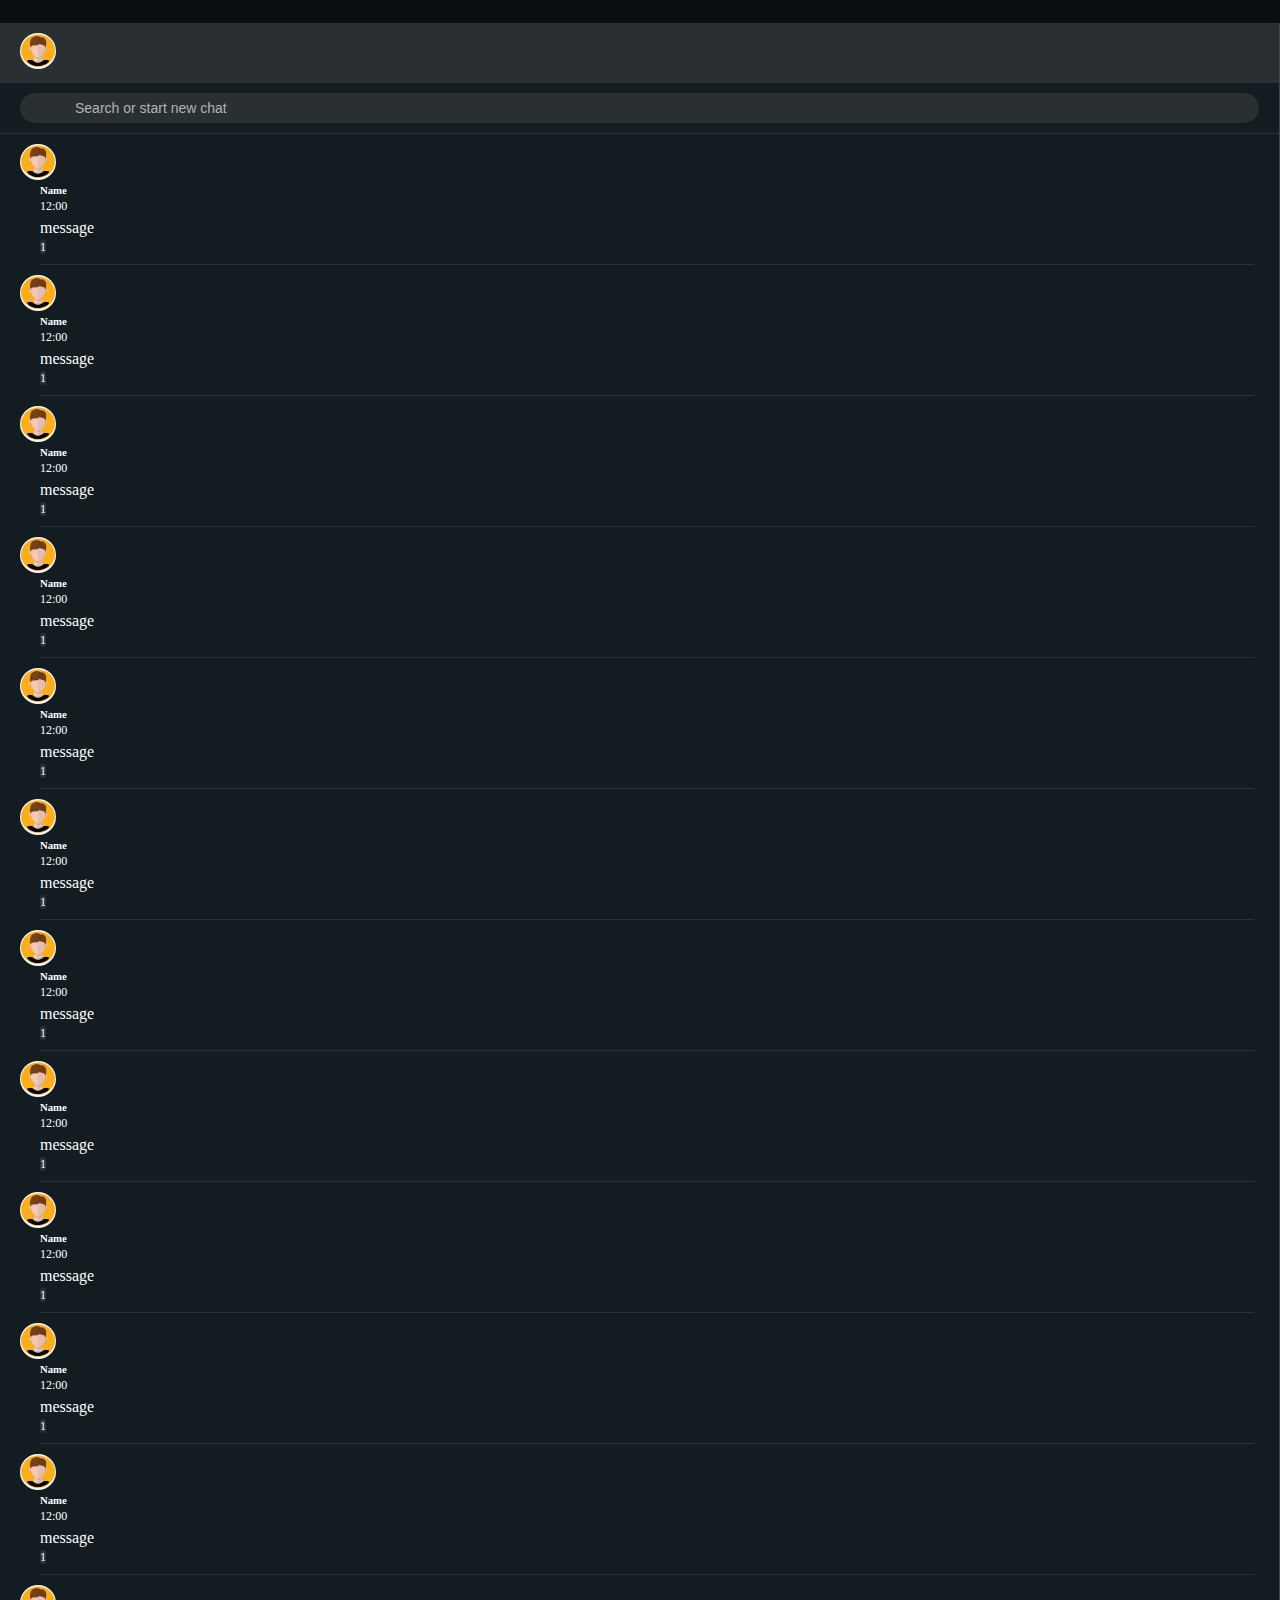
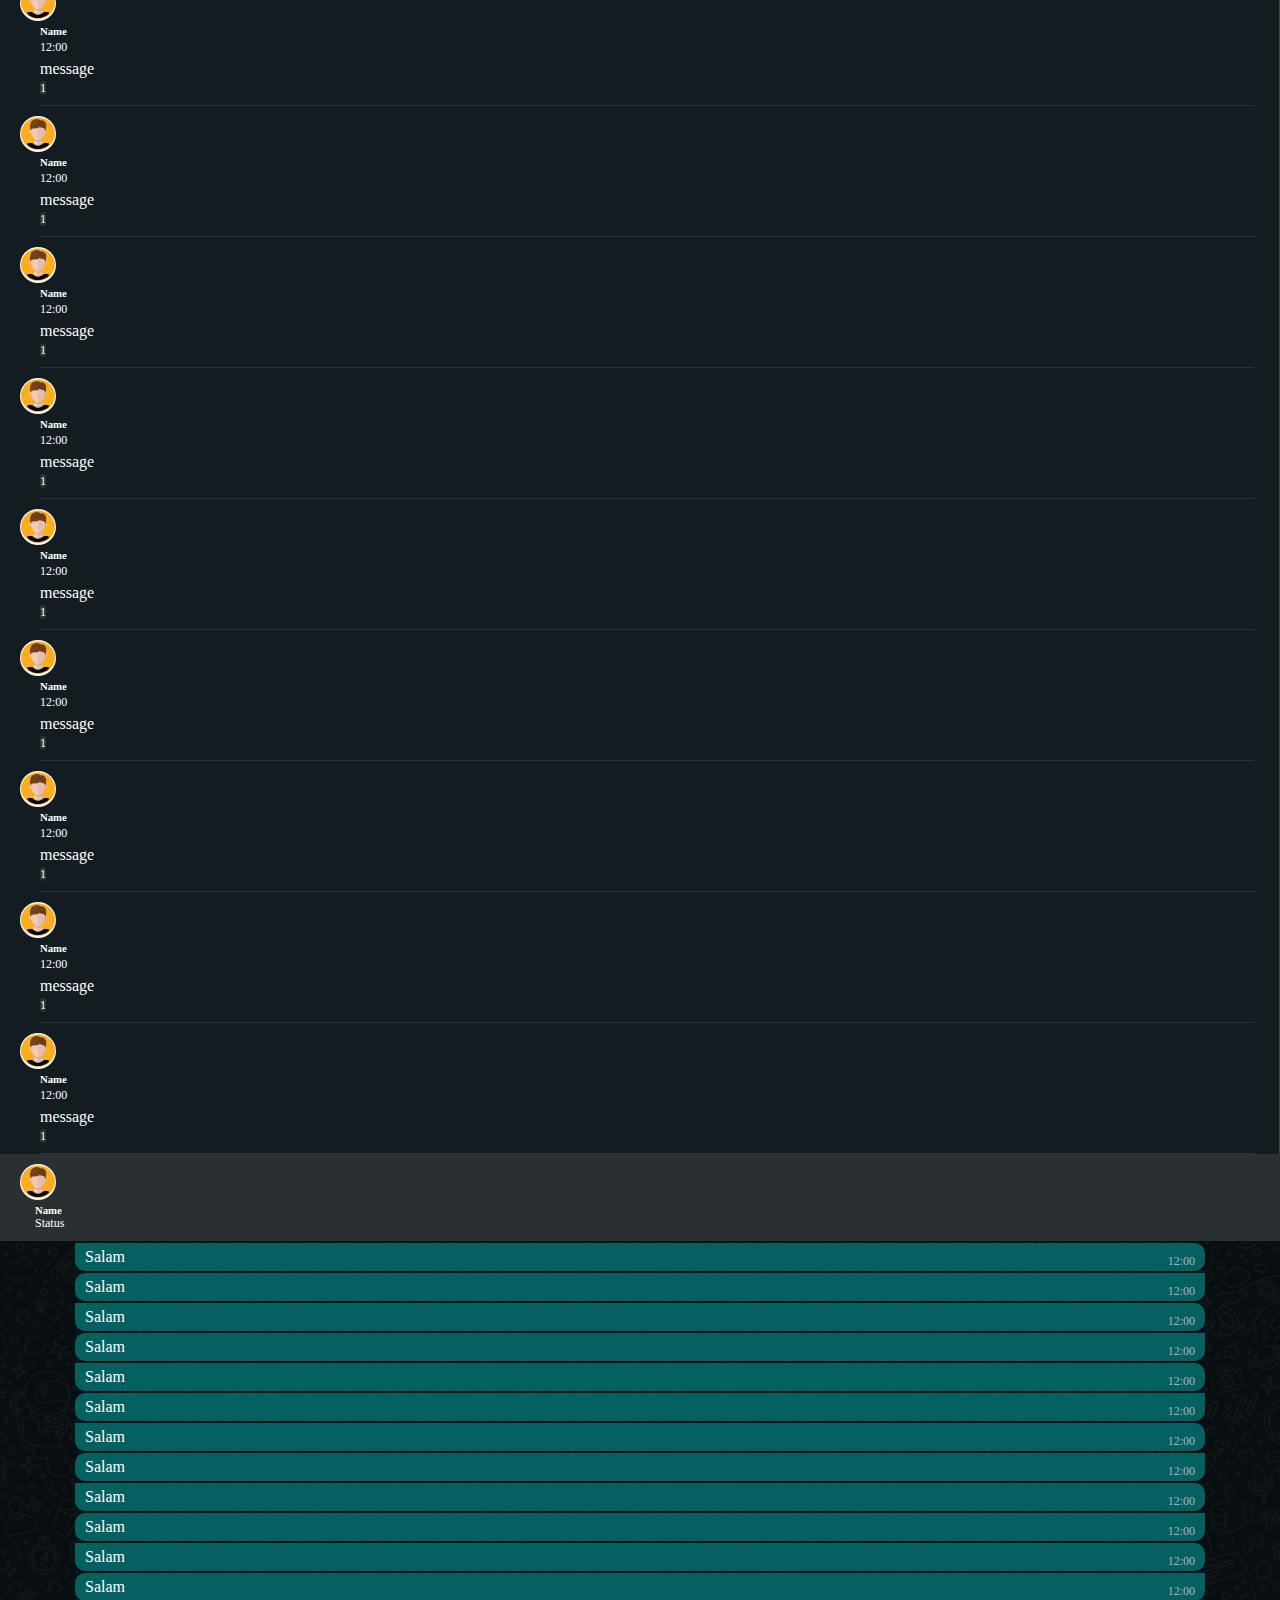
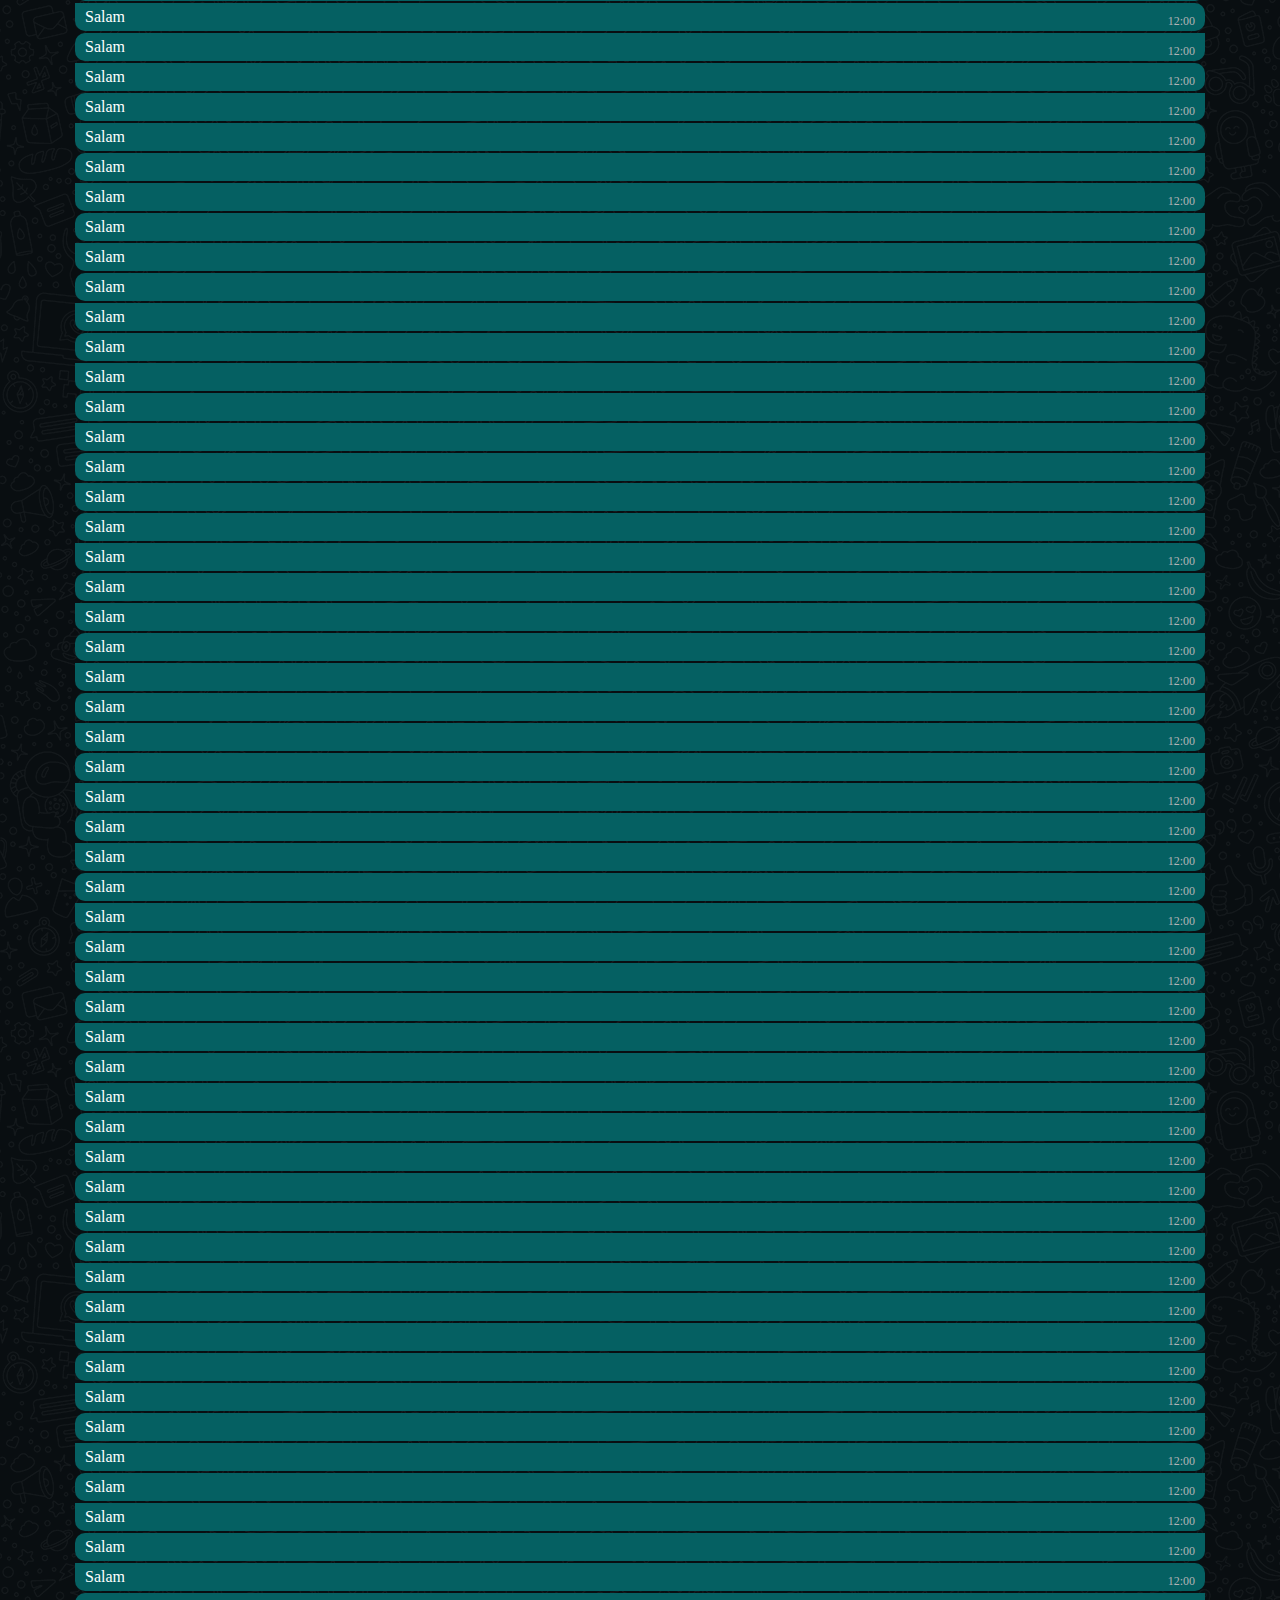
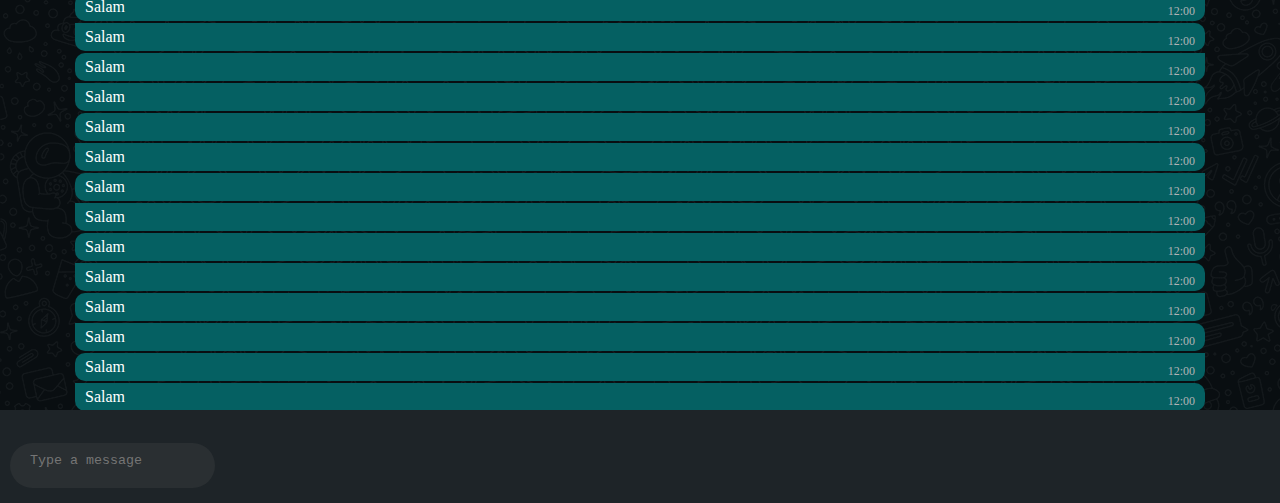
<file: index.html>
<!DOCTYPE html>
<html lang="en">
  <head>
    <meta charset="UTF-8" />
    <meta http-equiv="X-UA-Compatible" content="IE=edge" />
    <meta name="viewport" content="width=device-width, initial-scale=1.0" />

    <!-- Bootstrap Cdn -->
    <link
      href="https://cdn.jsdelivr.net/npm/bootstrap@5.1.3/dist/css/bootstrap.min.css"
      rel="stylesheet"
      integrity="sha384-1BmE4kWBq78iYhFldvKuhfTAU6auU8tT94WrHftjDbrCEXSU1oBoqyl2QvZ6jIW3"
      crossorigin="anonymous"
    />

    <!-- Font Awasome Cdn -->
    <link
      rel="stylesheet"
      href="https://pro.fontawesome.com/releases/v5.10.0/css/all.css"
      integrity="sha384-AYmEC3Yw5cVb3ZcuHtOA93w35dYTsvhLPVnYs9eStHfGJvOvKxVfELGroGkvsg+p"
      crossorigin="anonymous"
    />

    <link rel="stylesheet" href="/css/style.css" />
    <title>Document</title>
  </head>
  <body>
    <div id="MyContainer" class="row">
      <div class="col-4" id="menu">
        <div class="chat-header">
          <div class="d-flex justify-content-between align-items-center">
            <div class="profile-img">
              <img src="/img/profile.png" alt="#" />
            </div>
            <ul id="header-menu" class="d-flex">
              <li>
                <a href="#"><i class="fas fa-circle-notch"></i></a>
              </li>
              <li>
                <a href="#"><i class="fas fa-comment-alt"></i></a>
              </li>
              <li>
                <a href="#"><i class="fas fa-ellipsis-v"></i></a>
              </li>
            </ul>
          </div>
        </div>
        <div id="search-section">
          <div id="search-wrapper">
            <input type="text" placeholder="Search or start new chat" />
            <i class="fas fa-search"></i>
          </div>
        </div>
        <ul id="chat-list">
          <li class="d-flex w-100">
            <div class="profile-img">
              <img src="/img/profile.png" alt="" />
            </div>
            <div class="list-message">
              <div class="message-head d-flex justify-content-between">
                <h6>Name</h6>
                <span>12:00</span>
              </div>
              <div class="message-content d-flex justify-content-between">
                <p>message</p>
                <span>1</span>
              </div>
            </div>
          </li>
          <li class="d-flex w-100">
            <div class="profile-img">
              <img src="/img/profile.png" alt="" />
            </div>
            <div class="list-message">
              <div class="message-head d-flex justify-content-between">
                <h6>Name</h6>
                <span>12:00</span>
              </div>
              <div class="message-content d-flex justify-content-between">
                <p>message</p>
                <span>1</span>
              </div>
            </div>
          </li>
          <li class="d-flex w-100">
            <div class="profile-img">
              <img src="/img/profile.png" alt="" />
            </div>
            <div class="list-message">
              <div class="message-head d-flex justify-content-between">
                <h6>Name</h6>
                <span>12:00</span>
              </div>
              <div class="message-content d-flex justify-content-between">
                <p>message</p>
                <span>1</span>
              </div>
            </div>
          </li>
          <li class="d-flex w-100">
            <div class="profile-img">
              <img src="/img/profile.png" alt="" />
            </div>
            <div class="list-message">
              <div class="message-head d-flex justify-content-between">
                <h6>Name</h6>
                <span>12:00</span>
              </div>
              <div class="message-content d-flex justify-content-between">
                <p>message</p>
                <span>1</span>
              </div>
            </div>
          </li>
          <li class="d-flex w-100">
            <div class="profile-img">
              <img src="/img/profile.png" alt="" />
            </div>
            <div class="list-message">
              <div class="message-head d-flex justify-content-between">
                <h6>Name</h6>
                <span>12:00</span>
              </div>
              <div class="message-content d-flex justify-content-between">
                <p>message</p>
                <span>1</span>
              </div>
            </div>
          </li>
          <li class="d-flex w-100">
            <div class="profile-img">
              <img src="/img/profile.png" alt="" />
            </div>
            <div class="list-message">
              <div class="message-head d-flex justify-content-between">
                <h6>Name</h6>
                <span>12:00</span>
              </div>
              <div class="message-content d-flex justify-content-between">
                <p>message</p>
                <span>1</span>
              </div>
            </div>
          </li>
          <li class="d-flex w-100">
            <div class="profile-img">
              <img src="/img/profile.png" alt="" />
            </div>
            <div class="list-message">
              <div class="message-head d-flex justify-content-between">
                <h6>Name</h6>
                <span>12:00</span>
              </div>
              <div class="message-content d-flex justify-content-between">
                <p>message</p>
                <span>1</span>
              </div>
            </div>
          </li>
          <li class="d-flex w-100">
            <div class="profile-img">
              <img src="/img/profile.png" alt="" />
            </div>
            <div class="list-message">
              <div class="message-head d-flex justify-content-between">
                <h6>Name</h6>
                <span>12:00</span>
              </div>
              <div class="message-content d-flex justify-content-between">
                <p>message</p>
                <span>1</span>
              </div>
            </div>
          </li>
          <li class="d-flex w-100">
            <div class="profile-img">
              <img src="/img/profile.png" alt="" />
            </div>
            <div class="list-message">
              <div class="message-head d-flex justify-content-between">
                <h6>Name</h6>
                <span>12:00</span>
              </div>
              <div class="message-content d-flex justify-content-between">
                <p>message</p>
                <span>1</span>
              </div>
            </div>
          </li>
          <li class="d-flex w-100">
            <div class="profile-img">
              <img src="/img/profile.png" alt="" />
            </div>
            <div class="list-message">
              <div class="message-head d-flex justify-content-between">
                <h6>Name</h6>
                <span>12:00</span>
              </div>
              <div class="message-content d-flex justify-content-between">
                <p>message</p>
                <span>1</span>
              </div>
            </div>
          </li>
          <li class="d-flex w-100">
            <div class="profile-img">
              <img src="/img/profile.png" alt="" />
            </div>
            <div class="list-message">
              <div class="message-head d-flex justify-content-between">
                <h6>Name</h6>
                <span>12:00</span>
              </div>
              <div class="message-content d-flex justify-content-between">
                <p>message</p>
                <span>1</span>
              </div>
            </div>
          </li>
          <li class="d-flex w-100">
            <div class="profile-img">
              <img src="/img/profile.png" alt="" />
            </div>
            <div class="list-message">
              <div class="message-head d-flex justify-content-between">
                <h6>Name</h6>
                <span>12:00</span>
              </div>
              <div class="message-content d-flex justify-content-between">
                <p>message</p>
                <span>1</span>
              </div>
            </div>
          </li>
          <li class="d-flex w-100">
            <div class="profile-img">
              <img src="/img/profile.png" alt="" />
            </div>
            <div class="list-message">
              <div class="message-head d-flex justify-content-between">
                <h6>Name</h6>
                <span>12:00</span>
              </div>
              <div class="message-content d-flex justify-content-between">
                <p>message</p>
                <span>1</span>
              </div>
            </div>
          </li>
          <li class="d-flex w-100">
            <div class="profile-img">
              <img src="/img/profile.png" alt="" />
            </div>
            <div class="list-message">
              <div class="message-head d-flex justify-content-between">
                <h6>Name</h6>
                <span>12:00</span>
              </div>
              <div class="message-content d-flex justify-content-between">
                <p>message</p>
                <span>1</span>
              </div>
            </div>
          </li>
          <li class="d-flex w-100">
            <div class="profile-img">
              <img src="/img/profile.png" alt="" />
            </div>
            <div class="list-message">
              <div class="message-head d-flex justify-content-between">
                <h6>Name</h6>
                <span>12:00</span>
              </div>
              <div class="message-content d-flex justify-content-between">
                <p>message</p>
                <span>1</span>
              </div>
            </div>
          </li>
          <li class="d-flex w-100">
            <div class="profile-img">
              <img src="/img/profile.png" alt="" />
            </div>
            <div class="list-message">
              <div class="message-head d-flex justify-content-between">
                <h6>Name</h6>
                <span>12:00</span>
              </div>
              <div class="message-content d-flex justify-content-between">
                <p>message</p>
                <span>1</span>
              </div>
            </div>
          </li>
          <li class="d-flex w-100">
            <div class="profile-img">
              <img src="/img/profile.png" alt="" />
            </div>
            <div class="list-message">
              <div class="message-head d-flex justify-content-between">
                <h6>Name</h6>
                <span>12:00</span>
              </div>
              <div class="message-content d-flex justify-content-between">
                <p>message</p>
                <span>1</span>
              </div>
            </div>
          </li>
          <li class="d-flex w-100">
            <div class="profile-img">
              <img src="/img/profile.png" alt="" />
            </div>
            <div class="list-message">
              <div class="message-head d-flex justify-content-between">
                <h6>Name</h6>
                <span>12:00</span>
              </div>
              <div class="message-content d-flex justify-content-between">
                <p>message</p>
                <span>1</span>
              </div>
            </div>
          </li>
          <li class="d-flex w-100">
            <div class="profile-img">
              <img src="/img/profile.png" alt="" />
            </div>
            <div class="list-message">
              <div class="message-head d-flex justify-content-between">
                <h6>Name</h6>
                <span>12:00</span>
              </div>
              <div class="message-content d-flex justify-content-between">
                <p>message</p>
                <span>1</span>
              </div>
            </div>
          </li>
          <li class="d-flex w-100">
            <div class="profile-img">
              <img src="/img/profile.png" alt="" />
            </div>
            <div class="list-message">
              <div class="message-head d-flex justify-content-between">
                <h6>Name</h6>
                <span>12:00</span>
              </div>
              <div class="message-content d-flex justify-content-between">
                <p>message</p>
                <span>1</span>
              </div>
            </div>
          </li>
        </ul>
      </div>
      <div class="col-8" id="chat">
        <div id="chat-profile-info-wrapper"  class="chat-header">
          <div class="d-flex justify-content-between">
            <div class="d-flex">
              <div class="profile-img">
                <img src="/img/profile.png" alt="" />
              </div>
              <div id="profile-info">
                <h6>Name</h6>
                <p>Status</p>
              </div>
            </div>
            <ul id="chat-profile-menu" class="d-flex">
              <li>
                <a href="#"><i class="fas fa-search"></i></a>
              </li>
              <li>
                <a href="#"><i class="fas fa-ellipsis-v"></i></a>
              </li>
            </ul>
          </div>
        </div>
        <div id="chat-messages">
          <div id="chat-messages-container" class="d-flex flex-column">
            <ul class="receiver msg">
              <li>
                <p>Salam</p>
                <span>12:00</span>
              </li>
            </ul>
            <ul class="sender msg">
              <p>Salam</p>
              <span>12:00</span>
            </ul>
            <ul class="receiver msg">
              <li>
                <p>Salam</p>
                <span>12:00</span>
              </li>
            </ul>
            <ul class="sender msg">
              <p>Salam</p>
              <span>12:00</span>
            </ul>
            <ul class="receiver msg">
              <li>
                <p>Salam</p>
                <span>12:00</span>
              </li>
            </ul>
            <ul class="sender msg">
              <p>Salam</p>
              <span>12:00</span>
            </ul>
            <ul class="receiver msg">
              <li>
                <p>Salam</p>
                <span>12:00</span>
              </li>
            </ul>
            <ul class="sender msg">
              <p>Salam</p>
              <span>12:00</span>
            </ul>
            <ul class="receiver msg">
              <li>
                <p>Salam</p>
                <span>12:00</span>
              </li>
            </ul>
            <ul class="sender msg">
              <p>Salam</p>
              <span>12:00</span>
            </ul>
            <ul class="receiver msg">
              <li>
                <p>Salam</p>
                <span>12:00</span>
              </li>
            </ul>
            <ul class="sender msg">
              <p>Salam</p>
              <span>12:00</span>
            </ul>
            <ul class="receiver msg">
              <li>
                <p>Salam</p>
                <span>12:00</span>
              </li>
            </ul>
            <ul class="sender msg">
              <p>Salam</p>
              <span>12:00</span>
            </ul>
            <ul class="receiver msg">
              <li>
                <p>Salam</p>
                <span>12:00</span>
              </li>
            </ul>
            <ul class="sender msg">
              <p>Salam</p>
              <span>12:00</span>
            </ul>
            <ul class="receiver msg">
              <li>
                <p>Salam</p>
                <span>12:00</span>
              </li>
            </ul>
            <ul class="sender msg">
              <p>Salam</p>
              <span>12:00</span>
            </ul>
            <ul class="receiver msg">
              <li>
                <p>Salam</p>
                <span>12:00</span>
              </li>
            </ul>
            <ul class="sender msg">
              <p>Salam</p>
              <span>12:00</span>
            </ul>
            <ul class="receiver msg">
              <li>
                <p>Salam</p>
                <span>12:00</span>
              </li>
            </ul>
            <ul class="sender msg">
              <p>Salam</p>
              <span>12:00</span>
            </ul>
            <ul class="receiver msg">
              <li>
                <p>Salam</p>
                <span>12:00</span>
              </li>
            </ul>
            <ul class="sender msg">
              <p>Salam</p>
              <span>12:00</span>
            </ul>
            <ul class="receiver msg">
              <li>
                <p>Salam</p>
                <span>12:00</span>
              </li>
            </ul>
            <ul class="sender msg">
              <p>Salam</p>
              <span>12:00</span>
            </ul>
            <ul class="receiver msg">
              <li>
                <p>Salam</p>
                <span>12:00</span>
              </li>
            </ul>
            <ul class="sender msg">
              <p>Salam</p>
              <span>12:00</span>
            </ul>
            <ul class="receiver msg">
              <li>
                <p>Salam</p>
                <span>12:00</span>
              </li>
            </ul>
            <ul class="sender msg">
              <p>Salam</p>
              <span>12:00</span>
            </ul>
            <ul class="receiver msg">
              <li>
                <p>Salam</p>
                <span>12:00</span>
              </li>
            </ul>
            <ul class="sender msg">
              <p>Salam</p>
              <span>12:00</span>
            </ul>
            <ul class="receiver msg">
              <li>
                <p>Salam</p>
                <span>12:00</span>
              </li>
            </ul>
            <ul class="sender msg">
              <p>Salam</p>
              <span>12:00</span>
            </ul>
            <ul class="receiver msg">
              <li>
                <p>Salam</p>
                <span>12:00</span>
              </li>
            </ul>
            <ul class="sender msg">
              <p>Salam</p>
              <span>12:00</span>
            </ul>
            <ul class="receiver msg">
              <li>
                <p>Salam</p>
                <span>12:00</span>
              </li>
            </ul>
            <ul class="sender msg">
              <p>Salam</p>
              <span>12:00</span>
            </ul>
            <ul class="receiver msg">
              <li>
                <p>Salam</p>
                <span>12:00</span>
              </li>
            </ul>
            <ul class="sender msg">
              <p>Salam</p>
              <span>12:00</span>
            </ul>
            <ul class="receiver msg">
              <li>
                <p>Salam</p>
                <span>12:00</span>
              </li>
            </ul>
            <ul class="sender msg">
              <p>Salam</p>
              <span>12:00</span>
            </ul>
            <ul class="receiver msg">
              <li>
                <p>Salam</p>
                <span>12:00</span>
              </li>
            </ul>
            <ul class="sender msg">
              <p>Salam</p>
              <span>12:00</span>
            </ul>
            <ul class="receiver msg">
              <li>
                <p>Salam</p>
                <span>12:00</span>
              </li>
            </ul>
            <ul class="sender msg">
              <p>Salam</p>
              <span>12:00</span>
            </ul>
            <ul class="receiver msg">
              <li>
                <p>Salam</p>
                <span>12:00</span>
              </li>
            </ul>
            <ul class="sender msg">
              <p>Salam</p>
              <span>12:00</span>
            </ul>
            <ul class="receiver msg">
              <li>
                <p>Salam</p>
                <span>12:00</span>
              </li>
            </ul>
            <ul class="sender msg">
              <p>Salam</p>
              <span>12:00</span>
            </ul>
            <ul class="receiver msg">
              <li>
                <p>Salam</p>
                <span>12:00</span>
              </li>
            </ul>
            <ul class="sender msg">
              <p>Salam</p>
              <span>12:00</span>
            </ul>
            <ul class="receiver msg">
              <li>
                <p>Salam</p>
                <span>12:00</span>
              </li>
            </ul>
            <ul class="sender msg">
              <p>Salam</p>
              <span>12:00</span>
            </ul>
            <ul class="receiver msg">
              <li>
                <p>Salam</p>
                <span>12:00</span>
              </li>
            </ul>
            <ul class="sender msg">
              <p>Salam</p>
              <span>12:00</span>
            </ul>
            <ul class="receiver msg">
              <li>
                <p>Salam</p>
                <span>12:00</span>
              </li>
            </ul>
            <ul class="sender msg">
              <p>Salam</p>
              <span>12:00</span>
            </ul>
            <ul class="receiver msg">
              <li>
                <p>Salam</p>
                <span>12:00</span>
              </li>
            </ul>
            <ul class="sender msg">
              <p>Salam</p>
              <span>12:00</span>
            </ul>
            <ul class="receiver msg">
              <li>
                <p>Salam</p>
                <span>12:00</span>
              </li>
            </ul>
            <ul class="sender msg">
              <p>Salam</p>
              <span>12:00</span>
            </ul>
            <ul class="receiver msg">
              <li>
                <p>Salam</p>
                <span>12:00</span>
              </li>
            </ul>
            <ul class="sender msg">
              <p>Salam</p>
              <span>12:00</span>
            </ul>
            <ul class="receiver msg">
              <li>
                <p>Salam</p>
                <span>12:00</span>
              </li>
            </ul>
            <ul class="sender msg">
              <p>Salam</p>
              <span>12:00</span>
            </ul>
            <ul class="receiver msg">
              <li>
                <p>Salam</p>
                <span>12:00</span>
              </li>
            </ul>
            <ul class="sender msg">
              <p>Salam</p>
              <span>12:00</span>
            </ul>
            <ul class="receiver msg">
              <li>
                <p>Salam</p>
                <span>12:00</span>
              </li>
            </ul>
            <ul class="sender msg">
              <p>Salam</p>
              <span>12:00</span>
            </ul>
            <ul class="receiver msg">
              <li>
                <p>Salam</p>
                <span>12:00</span>
              </li>
            </ul>
            <ul class="sender msg">
              <p>Salam</p>
              <span>12:00</span>
            </ul>
            <ul class="receiver msg">
              <li>
                <p>Salam</p>
                <span>12:00</span>
              </li>
            </ul>
            <ul class="sender msg">
              <p>Salam</p>
              <span>12:00</span>
            </ul>
            <ul class="receiver msg">
              <li>
                <p>Salam</p>
                <span>12:00</span>
              </li>
            </ul>
            <ul class="sender msg">
              <p>Salam</p>
              <span>12:00</span>
            </ul>
            <ul class="receiver msg">
              <li>
                <p>Salam</p>
                <span>12:00</span>
              </li>
            </ul>
            <ul class="sender msg">
              <p>Salam</p>
              <span>12:00</span>
            </ul>
            <ul class="receiver msg">
              <li>
                <p>Salam</p>
                <span>12:00</span>
              </li>
            </ul>
            <ul class="sender msg">
              <p>Salam</p>
              <span>12:00</span>
            </ul>
            <ul class="receiver msg">
              <li>
                <p>Salam</p>
                <span>12:00</span>
              </li>
            </ul>
            <ul class="sender msg">
              <p>Salam</p>
              <span>12:00</span>
            </ul>
          </div>
        </div>
        <div id="message-input-wrapper" class="d-flex">
          <div id="input-media">
            <a href="#">
              <i class="far fa-grin-alt"></i>
            </a>
            <a href="#">
              <i class="fas fa-paperclip"></i>
            </a>
          </div>
          <textarea
            type="text"
            placeholder="Type a message"
            id="message-input"
          ></textarea>
          <button id="send-message-btn">
            <i class="fas fa-paper-plane"></i>
          </button>
        </div>
      </div>
    </div>

    <script
      src="https://code.jquery.com/jquery-3.6.0.js"
      integrity="sha256-H+K7U5CnXl1h5ywQfKtSj8PCmoN9aaq30gDh27Xc0jk="
      crossorigin="anonymous"
    ></script>

    <script src="/js/script.js"></script>
  </body>
</html>
</file>
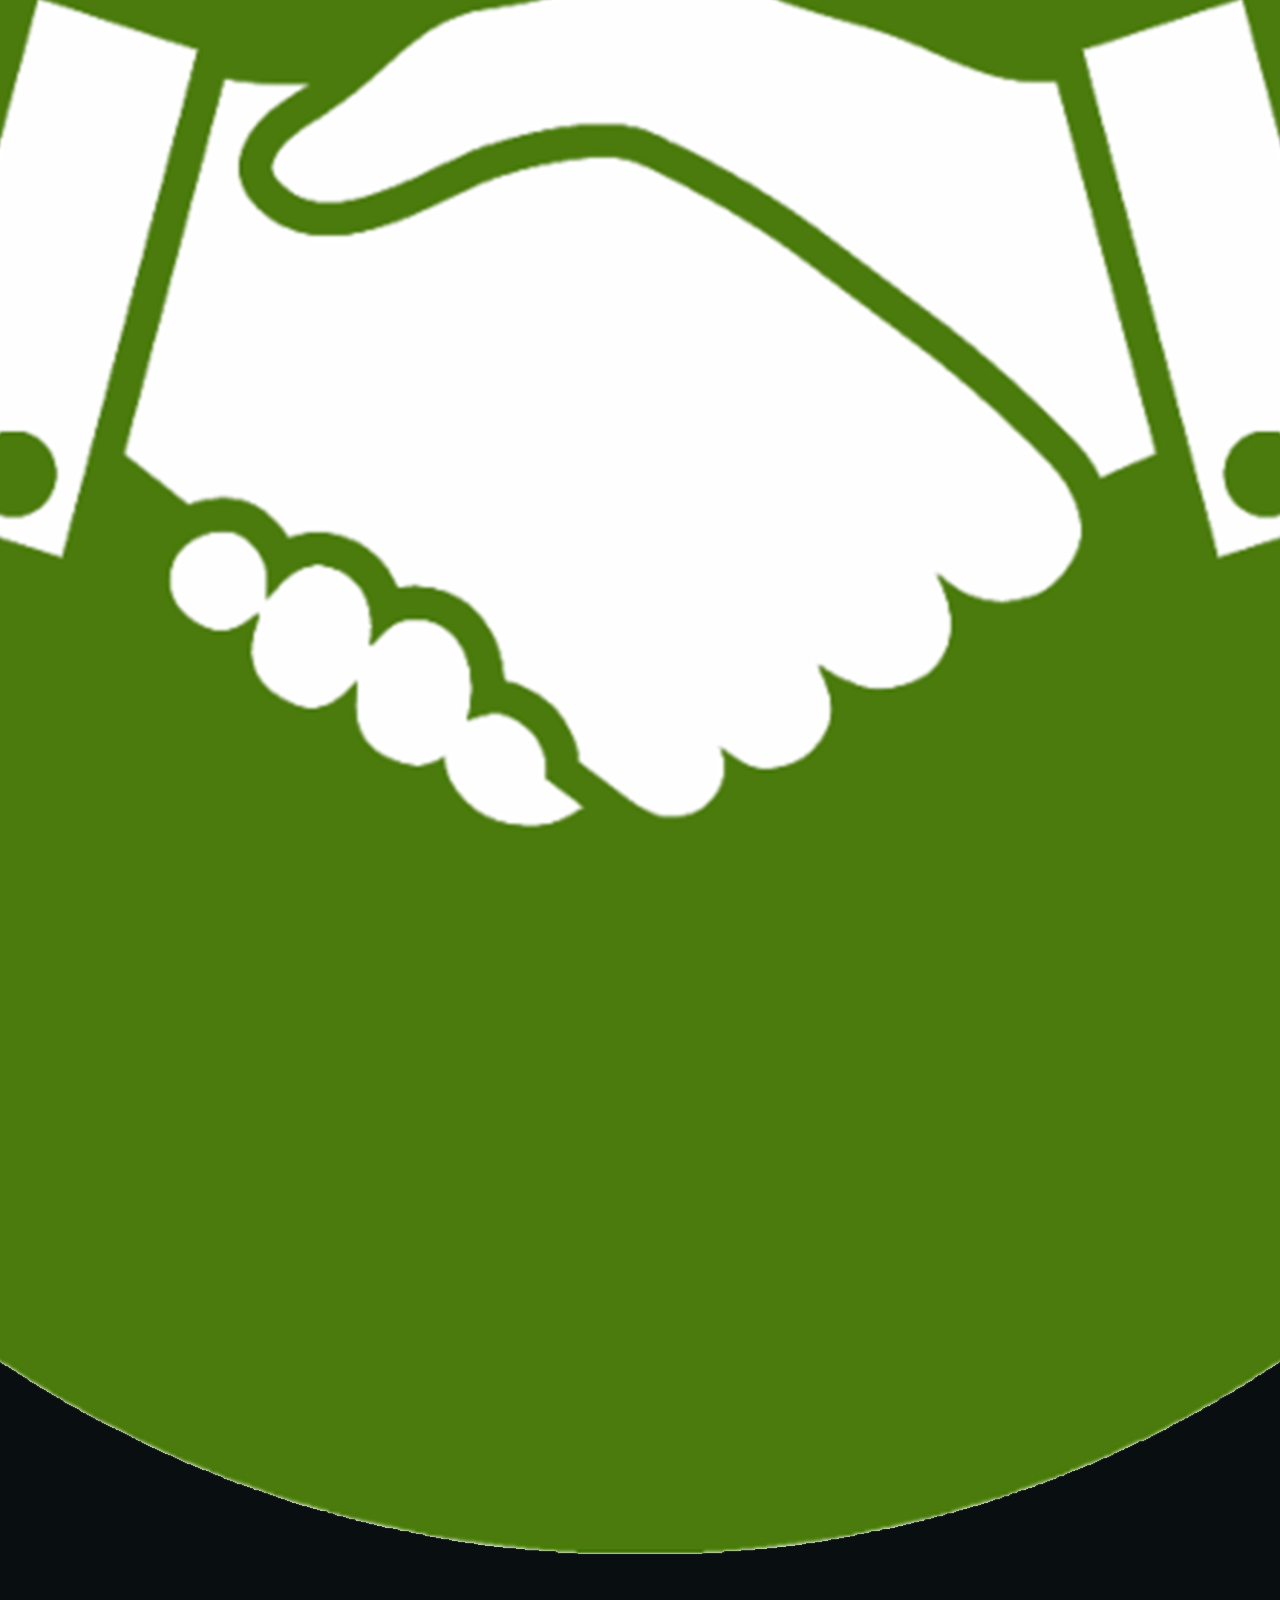
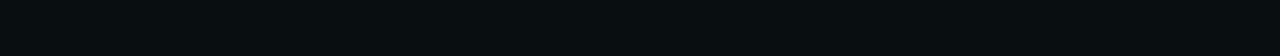
<file: confirm.html>
<!DOCTYPE html>
<html lang="en">
  <head>
    <meta charset="UTF-8" />
    <meta http-equiv="X-UA-Compatible" content="IE=edge" />
    <meta name="viewport" content="width=device-width, initial-scale=1.0" />

    <!-- Bootstrap Cdn -->
    <link
      href="https://cdn.jsdelivr.net/npm/bootstrap@5.1.3/dist/css/bootstrap.min.css"
      rel="stylesheet"
      integrity="sha384-1BmE4kWBq78iYhFldvKuhfTAU6auU8tT94WrHftjDbrCEXSU1oBoqyl2QvZ6jIW3"
      crossorigin="anonymous"
    />

    <link rel="stylesheet" href="/css/style.css" />
    <title>Register</title>
  </head>
  <body>
    <div
      id="my-container"
      class="d-flex justify-content-center align-itmes-center"
    >
      <div
        id="login-content"
        class="d-flex flex-column justify-content-center align-items-center"
      >
        <div id="logo-block" class="d-flex justify-content-center">
          <img src="/img/secure.png" />
        </div>
        <h1>Confirm Email</h1>
        <h3>Please enter key that we send to your email addres</h3>
        <form action="#" class="w-25">
          <div class="my-form w-100">
            <label class="my-form-label" data-index="0" for="email">Key</label>
            <input
              data-index="0"
              type="number"
              name="number"
              id="confirm-mail"
              class="w-100 my-form-input"
            />
          </div>
          <button id="sing-in-btn" type="submit">Confirm</button>
        </form>
      </div>
    </div>
    <script
      src="https://code.jquery.com/jquery-3.6.0.js"
      integrity="sha256-H+K7U5CnXl1h5ywQfKtSj8PCmoN9aaq30gDh27Xc0jk="
      crossorigin="anonymous"
    ></script>
    <script src="/js/script.js"></script>
  </body>
</html>
</file>
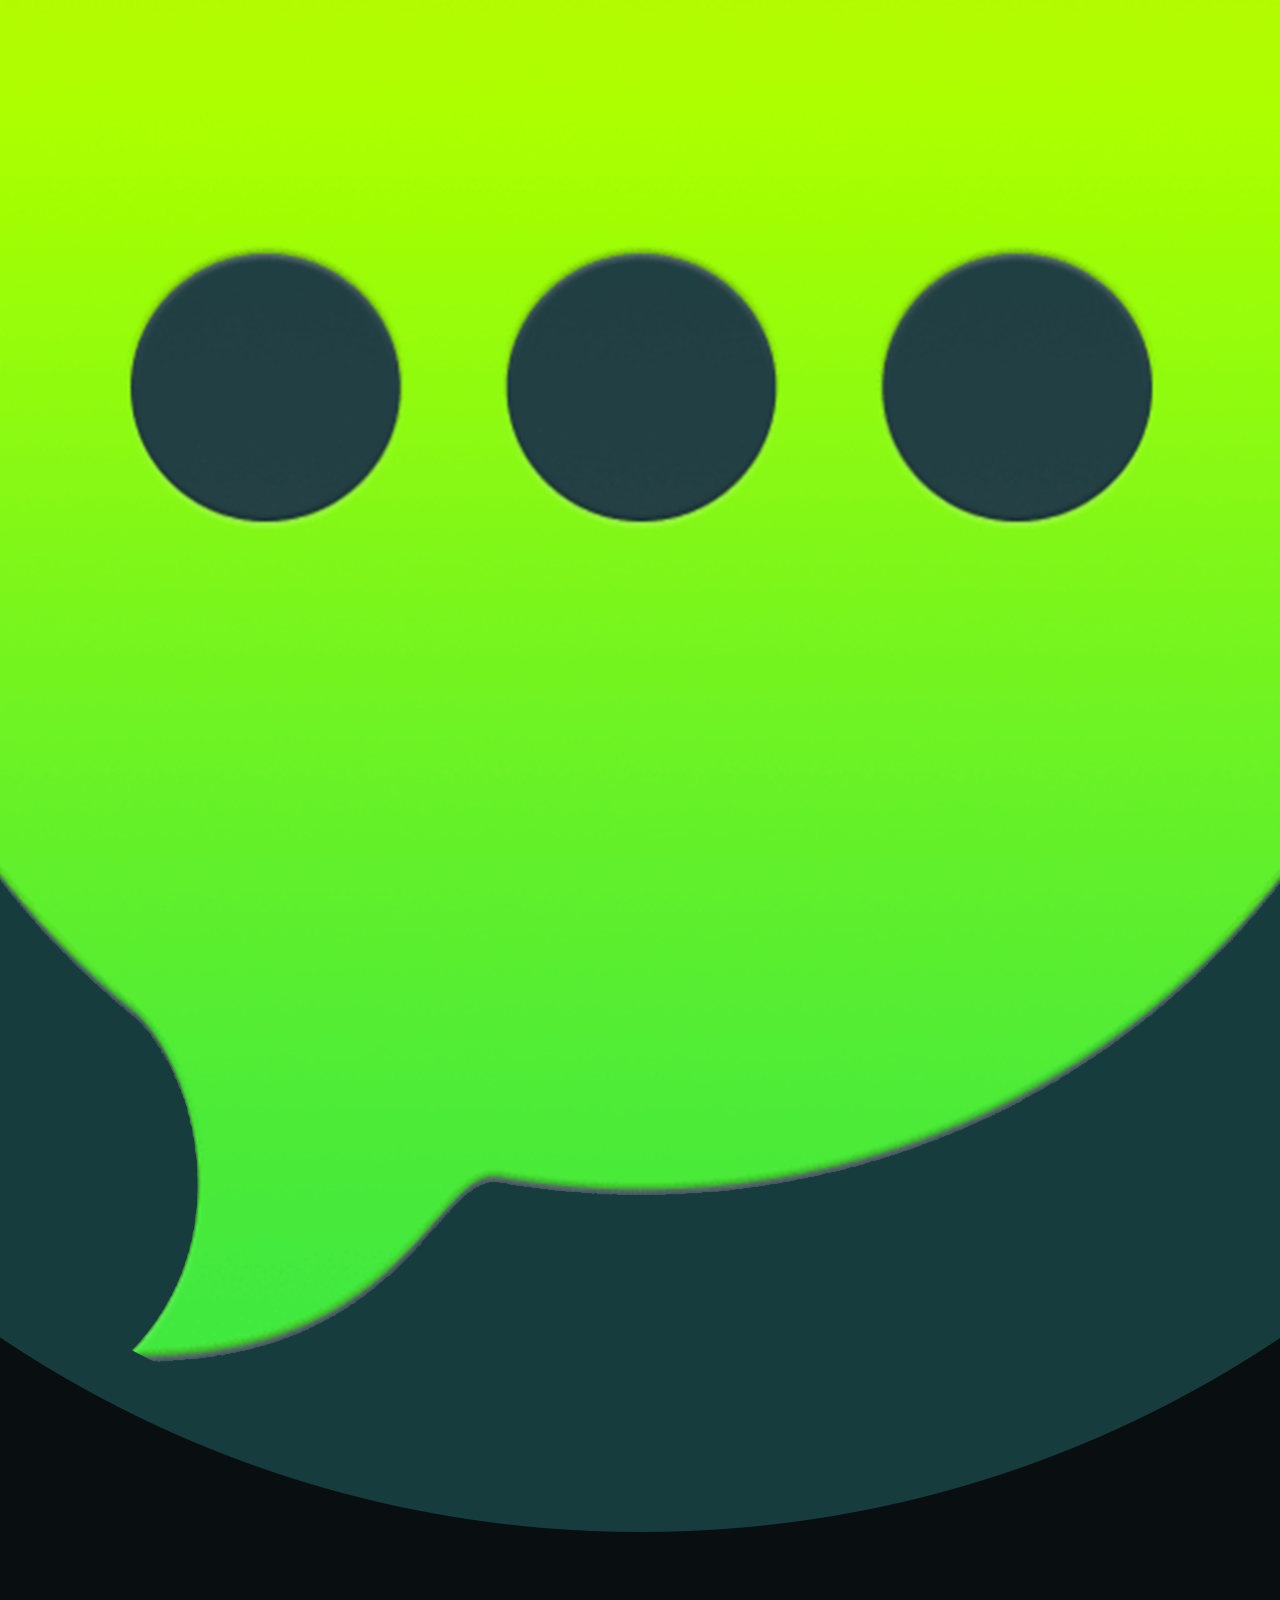
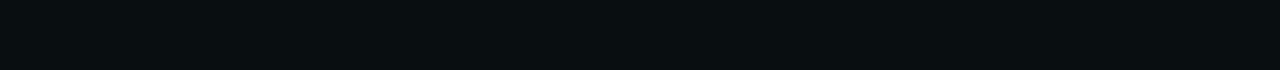
<file: login.html>
<!DOCTYPE html>
<html lang="en">
  <head>
    <meta charset="UTF-8" />
    <meta http-equiv="X-UA-Compatible" content="IE=edge" />
    <meta name="viewport" content="width=device-width, initial-scale=1.0" />

    <!-- Bootstrap Cdn -->
    <link
      href="https://cdn.jsdelivr.net/npm/bootstrap@5.1.3/dist/css/bootstrap.min.css"
      rel="stylesheet"
      integrity="sha384-1BmE4kWBq78iYhFldvKuhfTAU6auU8tT94WrHftjDbrCEXSU1oBoqyl2QvZ6jIW3"
      crossorigin="anonymous"
    />

    <link rel="stylesheet" href="/css/style.css" />
    <title>Register</title>
  </head>
  <body>
    <div
      id="my-container"
      class="d-flex justify-content-center align-itmes-center"
    >
      <div
        id="login-content"
        class="d-flex flex-column justify-content-center align-items-center"
      >
        <div id="logo-block" class="d-flex justify-content-center">
          <img src="/img/Logo.png" />
        </div>
        <h1>Welcome WhatsFakesApp</h1>
        <h3>Login</h3>
        <form action="#" class="w-25">
          <div class="my-form w-100">
            <label class="my-form-label" data-index="0" for="email">Email</label>
            <input
              data-index="0"
              type="email"
              name="email"
              id="email"
              class="w-100 my-form-input"
            />
          </div>
          <div class="my-form w-100">
            <label class="my-form-label" data-index="1" for="password">Password</label>
            <input
              data-index="1"
              type="password"
              name="password"
              id="password"
              class="w-100 my-form-input"
            />
          </div>
          <button id="sing-in-btn" type="submit">Sing In</button>
        </form>
        <p class="text-white mt-3">Don't have an Account? <a id="create-account" href="#">Create now</a></p>
      </div>
    </div>
    <script
      src="https://code.jquery.com/jquery-3.6.0.js"
      integrity="sha256-H+K7U5CnXl1h5ywQfKtSj8PCmoN9aaq30gDh27Xc0jk="
      crossorigin="anonymous"
    ></script>
    <script src="/js/script.js"></script>
  </body>
</html>
</file>
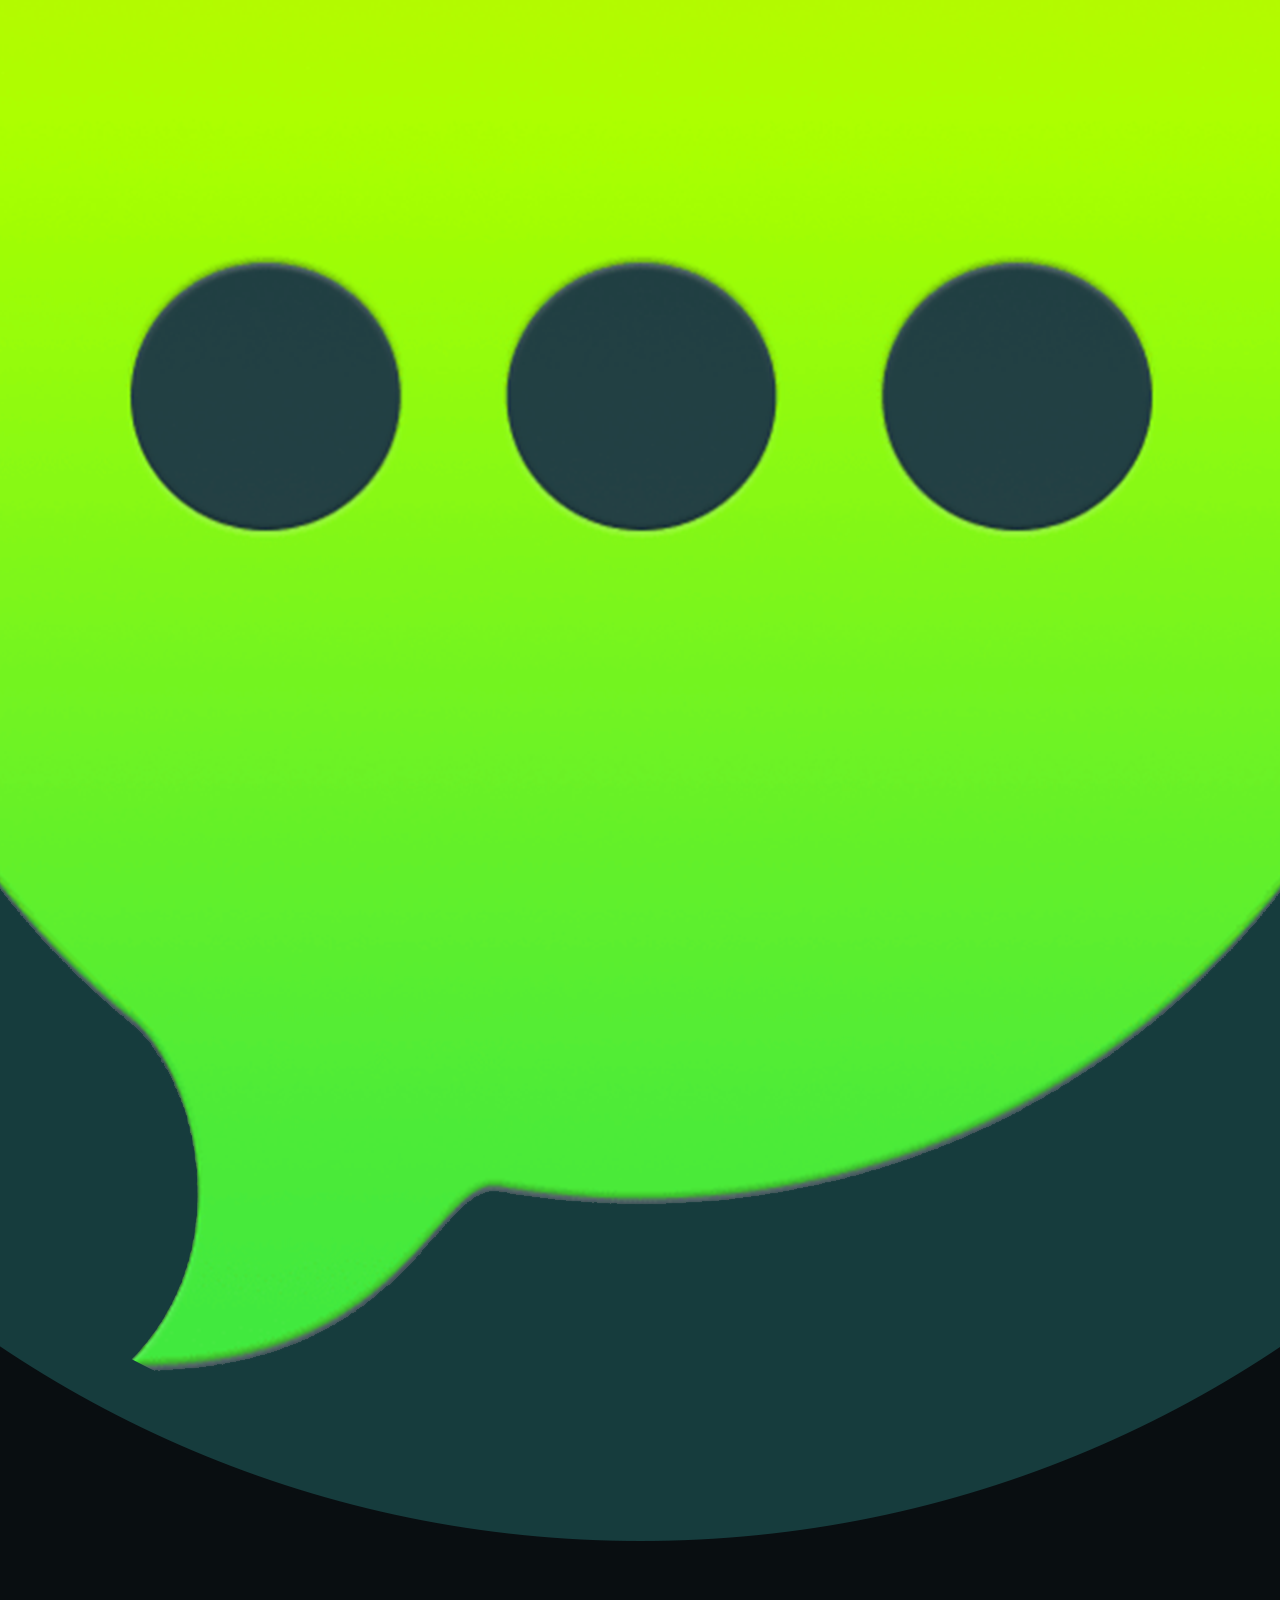
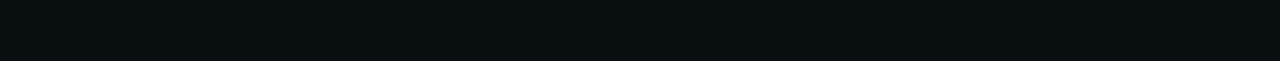
<file: register.html>
<!DOCTYPE html>
<html lang="en">
  <head>
    <meta charset="UTF-8" />
    <meta http-equiv="X-UA-Compatible" content="IE=edge" />
    <meta name="viewport" content="width=device-width, initial-scale=1.0" />

    <!-- Bootstrap Cdn -->
    <link
      href="https://cdn.jsdelivr.net/npm/bootstrap@5.1.3/dist/css/bootstrap.min.css"
      rel="stylesheet"
      integrity="sha384-1BmE4kWBq78iYhFldvKuhfTAU6auU8tT94WrHftjDbrCEXSU1oBoqyl2QvZ6jIW3"
      crossorigin="anonymous"
    />

    <link rel="stylesheet" href="/css/style.css" />
    <title>Register</title>
  </head>
  <body>
    <div
      id="my-container"
      class="d-flex justify-content-center align-itmes-center"
    >
      <div
        id="login-content"
        class="d-flex flex-column justify-content-center align-items-center"
      >
        <div id="logo-block" class="d-flex justify-content-center">
          <img src="/img/Logo.png" />
        </div>
        <h1>Welcome WhatsFakesApp</h1>
        <h3>Login</h3>
        <form action="#" class="w-25">
          <div class="my-form w-100">
            <label class="my-form-label" data-index="0" for="email">Email</label>
            <input
              data-index="0"
              type="email"
              name="email"
              id="email"
              class="w-100 my-form-input"
            />
          </div>
          <div class="my-form w-100">
            <label class="my-form-label" data-index="1" for="password">Password</label>
            <input
              data-index="1"
              type="password"
              name="password"
              id="password"
              class="w-100 my-form-input"
            />
          </div>
          <button id="sing-in-btn" type="submit">Sing In</button>
        </form>
      </div>
    </div>
    <script
      src="https://code.jquery.com/jquery-3.6.0.js"
      integrity="sha256-H+K7U5CnXl1h5ywQfKtSj8PCmoN9aaq30gDh27Xc0jk="
      crossorigin="anonymous"
    ></script>
    <script src="/js/script.js"></script>
  </body>
</html>
</file>
<file: css/style.css>
* {
  margin: 0;
  padding: 0;
  text-decoration: none;
  list-style: none;
  -webkit-box-sizing: border-box;
          box-sizing: border-box;
}

body {
  width: 100%;
  height: 100vh;
  background-color: #090e11;
  display: -webkit-box;
  display: -ms-flexbox;
  display: flex;
  -webkit-box-pack: center;
      -ms-flex-pack: center;
          justify-content: center;
  -webkit-box-align: center;
      -ms-flex-align: center;
          align-items: center;
}

ul, div, p, h6 {
  padding: 0;
  margin: 0;
}

#MyContainer {
  width: 1300px;
  height: 95vh;
  background-color: #131c21;
  margin: 0;
  padding: 0;
}

.profile-img {
  width: 40px;
  height: 40px;
}

.profile-img img {
  width: 90%;
  height: 90%;
  border-radius: 50%;
}

.col-4,
.col-8 {
  padding: 0;
}

.chat-header {
  background-color: #2a2f32;
  padding: 10px 20px;
}

::-webkit-scrollbar {
  width: 5px;
}

/* Track */
/* Handle */
::-webkit-scrollbar-thumb {
  background: #b1b3b5;
  border-radius: 20px;
}

#menu {
  border-right: 1px solid rgba(255, 255, 255, 0.1);
  background-color: #2a2f32;
}

#menu #header-menu {
  margin: 0;
}

#menu #header-menu li {
  padding: 0 20px;
}

#menu #header-menu li i {
  font-size: 20px;
  color: #b1b3b5;
  font-weight: 500;
}

#menu #search-section {
  padding: 10px 20px;
  background-color: #131c21;
  border-bottom: 1px solid rgba(255, 255, 255, 0.1);
}

#menu #search-section #search-wrapper {
  height: 30px;
  width: 100%;
  position: relative;
}

#menu #search-section #search-wrapper input {
  width: 100%;
  height: 100%;
  border: none;
  background-color: #2a2f32;
  width: 100%;
  border-radius: 20px;
  padding-left: 55px;
  font-size: 14px;
  outline: none;
  color: #b1b3b5;
  color: #fff;
}

#menu #search-section #search-wrapper ::-webkit-input-placeholder {
  color: #b1b3b5;
  font-weight: 500;
  opacity: 1;
}

#menu #search-section #search-wrapper :-ms-input-placeholder {
  color: #b1b3b5;
  font-weight: 500;
  opacity: 1;
}

#menu #search-section #search-wrapper ::-ms-input-placeholder {
  color: #b1b3b5;
  font-weight: 500;
  opacity: 1;
}

#menu #search-section #search-wrapper ::placeholder {
  color: #b1b3b5;
  font-weight: 500;
  opacity: 1;
}

#menu #search-section #search-wrapper i {
  position: absolute;
  top: 50%;
  left: 10px;
  -webkit-transform: translateY(-50%);
          transform: translateY(-50%);
  color: #b1b3b5;
  font-weight: 500;
}

#menu #chat-list {
  padding: 0;
  margin: 0;
  background-color: #131c21;
  overflow: auto;
}

#menu #chat-list li {
  padding: 10px 20px;
}

#menu #chat-list li .list-message {
  -webkit-box-flex: 1;
      -ms-flex-positive: 1;
          flex-grow: 1;
  padding-left: 20px;
  position: relative;
}

#menu #chat-list li .list-message::after {
  content: "";
  display: block;
  background-color: rgba(255, 255, 255, 0.1);
  height: 1px;
  width: 98%;
  position: absolute;
  bottom: -10px;
}

#menu #chat-list li .list-message .message-head h6 {
  padding: 0;
  margin: 0;
  color: #fff;
}

#menu #chat-list li .list-message .message-head span {
  font-size: 12px;
  color: #fff;
}

#menu #chat-list li .list-message .message-content {
  margin-top: 5px;
}

#menu #chat-list li .list-message .message-content p {
  padding: 0;
  margin: 0;
  color: #fff;
}

#menu #chat-list li .list-message .message-content span {
  font-size: 12px;
  width: 20px;
  height: 20px;
  border-radius: 10px;
  text-align: center;
  background-color: rgba(255, 255, 255, 0.1);
  color: #fff;
}

#chat {
  position: relative;
}

#chat #profile-info {
  padding-left: 15px;
  color: #fff;
}

#chat #profile-info p {
  font-size: 12px;
}

#chat #chat-profile-menu {
  -webkit-box-align: center;
      -ms-flex-align: center;
          align-items: center;
}

#chat #chat-profile-menu li {
  padding: 0 20px;
}

#chat #chat-profile-menu li i {
  color: #b1b3b5;
  font-weight: 500;
}

#chat #chat-messages {
  position: relative;
}

#chat #chat-messages::before {
  content: "";
  display: block;
  width: 100%;
  height: 100%;
  background-image: url("/img/ChatBackground.png");
  opacity: 0.05;
  position: absolute;
  top: 0;
  left: 0;
  z-index: 0;
}

#chat #chat-messages #chat-messages-container {
  padding: 0 75px;
  overflow: auto;
}

#chat #chat-messages #chat-messages-container .msg {
  padding: 5px 10px;
  border-radius: 10px;
  position: relative;
  margin: 2px 0;
  color: #fff;
}

#chat #chat-messages #chat-messages-container .msg span {
  position: absolute;
}

#chat #chat-messages #chat-messages-container .msg p {
  color: white;
}

#chat #chat-messages #chat-messages-container .sender {
  -ms-flex-item-align: end;
      -ms-grid-row-align: end;
      align-self: end;
  background-color: #056062;
  border-top-right-radius: 0;
  padding-right: 80px;
}

#chat #chat-messages #chat-messages-container .sender span {
  bottom: 2px;
  right: 10px;
  font-size: 12px;
  color: #b1b3b5;
}

#chat #chat-messages #chat-messages-container .receiver {
  -ms-flex-item-align: start;
      -ms-grid-row-align: start;
      align-self: start;
  background-color: #056062;
  border-top-left-radius: 0;
  padding-right: 80px;
}

#chat #chat-messages #chat-messages-container .receiver span {
  bottom: 2px;
  right: 10px;
  font-size: 12px;
  color: #b1b3b5;
}

#chat #message-input-wrapper {
  background-color: #1E2428;
  width: 100%;
  position: absolute;
  bottom: 0;
  left: 0;
  padding: 10px;
  -webkit-box-align: center;
      -ms-flex-align: center;
          align-items: center;
}

#chat #message-input-wrapper a {
  color: transparent;
}

#chat #message-input-wrapper i {
  font-size: 20px;
  color: #b1b3b5;
  font-weight: 300;
  padding: 0 10px;
}

#chat #message-input-wrapper textarea {
  padding: 10px;
  height: 45px;
  border-radius: 30px;
  border: none;
  outline: none;
  background-color: #2a2f32;
  padding-left: 20px;
  color: #fff;
  -webkit-box-flex: 1;
      -ms-flex-positive: 1;
          flex-grow: 1;
  resize: none;
}

#chat #message-input-wrapper #send-message-btn {
  background-color: transparent;
  border: none;
  outline: none;
}

#chat #message-input-wrapper #send-message-btn i {
  font-weight: 700;
  padding: 0 20px;
}
/*# sourceMappingURL=style.css.map */
</file>
